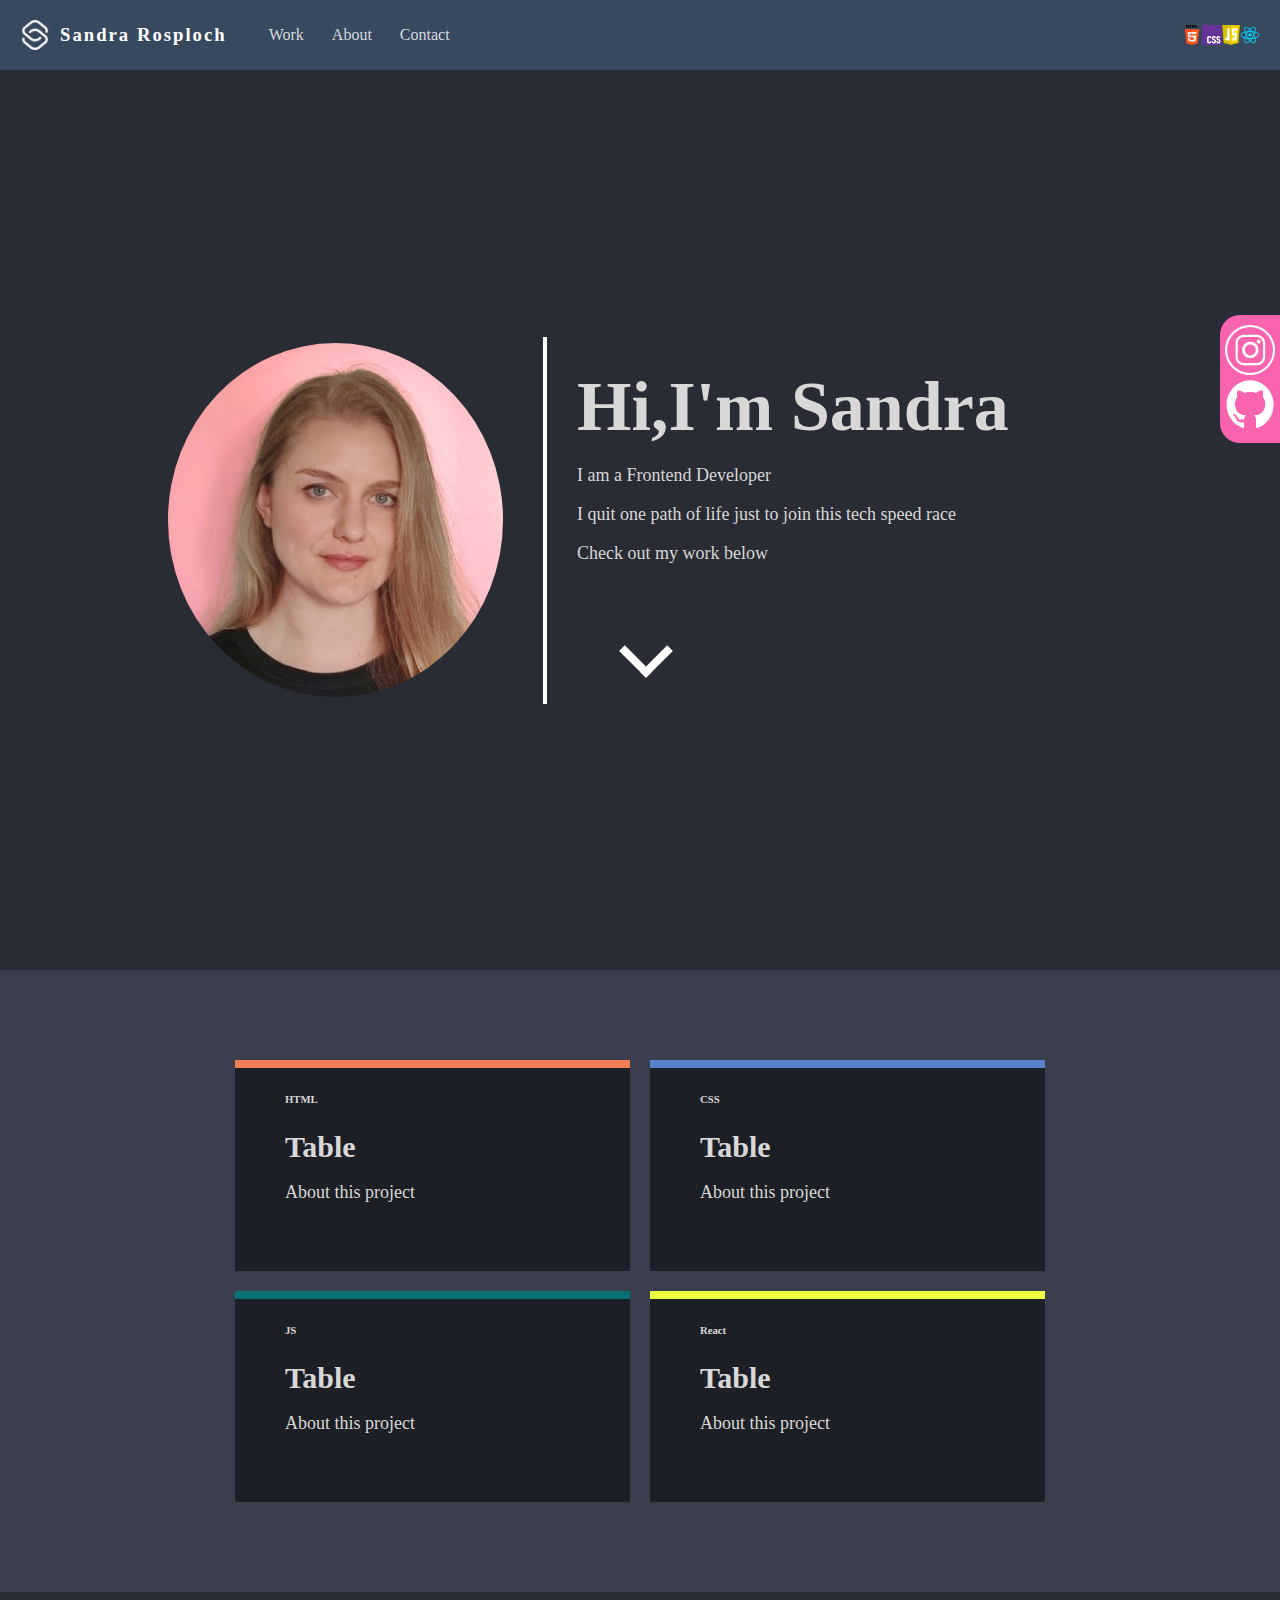
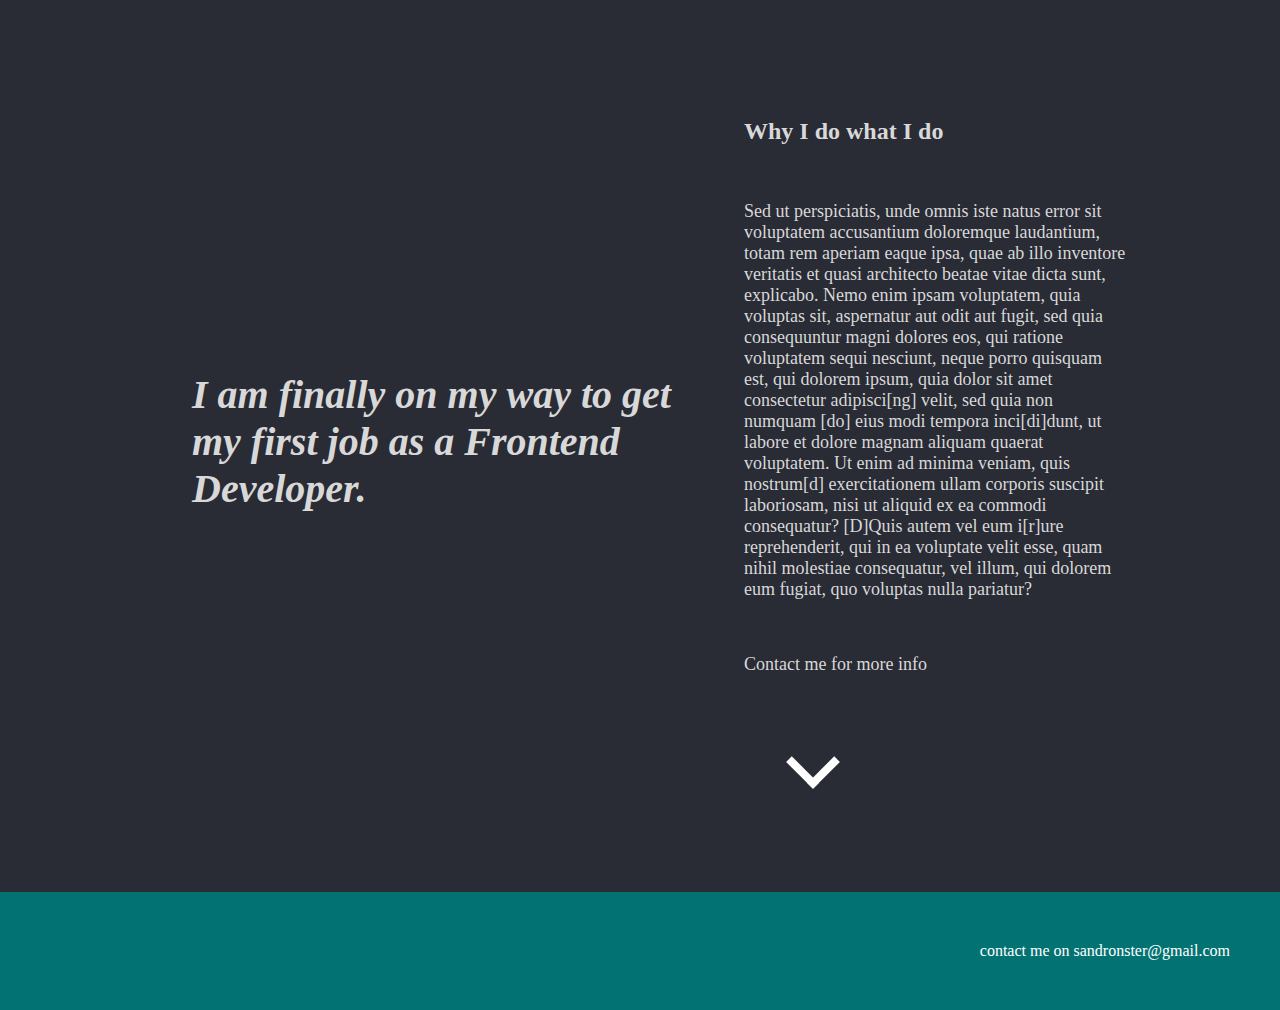
<file: index.html>
<!DOCTYPE html>
<html lang="en">
<head>
    <meta charset="UTF-8">
    <meta name="viewport" content="width=device-width, initial-scale=1.0">
    <title>My portflio</title>
    <link rel="stylesheet" href="css/global.css"/>
    <link rel="stylesheet" href="css/homepage.css"> 
    
</head>
<body>

    <nav>
         <div class="nav-container">
            <div class="menu-container">
                <img class="logo" src="images/OHDJ-navbar-logo.png" alt="navbar-logo"/>
                <button class="hamburger">☰</button>
                <h3>Sandra Rosploch</h3>
                <div class="nav-links">
                    <a href="#work" class="nav-link">Work</a>
                    <a href="pages/about-me.html" class="nav-link">About</a>
                    <a href="pages/contact.html" class="nav-link">Contact</a>
                </div>
            </div>
            <div class="tech-container">
                <img src="images/html-5.png" alt="html-logo"/>
                <img src="images/purple-css-logo.webp" alt="css-logo"/>
                <img src="images/js-logo.png" alt="js-logo"/>
                <img src="images/react.png" alt="react-logo"/>
            </div> 
         </div>  
         <div class="hamburger-list-container hidden">
            <a href="#work" class="nav-link">Work</a>
            <a href="pages/about-me.html" class="nav-link">About</a>
            <a href="pages/contact.html" class="nav-link">Contact</a>
         </div>     
        </nav>

        <div class="socials">
            <a href="https://www.instagram.com/sands.of.code/">
                <img src="images/pngfind.com-instagram-circle-png-903789.png" alt="Instagram"/>
            </a>
            
            <a href="https://github.com/SandraRosploch">
                <img src="images/github-logo.png" alt="Github"/>
            </a>
            
        </div>

        <section class="main-section">
            <img class="headshot"
            src="images/profilowe-rozowe.jpg"/>
            <div class="introduction">
                <h1>Hi,I'm Sandra</h1>
                <p> I am a Frontend Developer</p>
                <p>I quit one path of life just to join this tech speed race</p>
                <p>Check out my work below</p>
                <div class="bounce"><i class="arrow"></i></div>
            </div>
        </section>

        <section class="work-section" id="work">
            <div class="work-card-container">
                <div class="work-card html">
                    <h6>HTML</h6>
                    <a href=""><h3>Table</h3></a>
                    <p>About this project</p>
                </div>

                <div class="work-card css">
                    <h6>CSS</h6>
                    <a href=""><h3>Table</h3></a>
                    <p>About this project</p>
                </div>

                <div class="work-card js">
                    <h6>JS</h6>
                    <a href=""><h3>Table</h3></a>
                    <p>About this project</p>
                </div>

                <div class="work-card react">
                    <h6>React</h6>
                    <a href=""><h3>Table</h3></a>
                    <p>About this project</p>
                </div>

            </div>
        </section>

        <section class="about-section">
            <div class="quote-container">
                <h3 class="quote">I am finally on my way to get my first job as a Frontend Developer.
                </h3>
                
            </div>
            <div class="about-container">
                <h2>Why I do what I do</h2>
                <br/>
                <p>
                    Sed ut perspiciatis, unde omnis iste natus error sit voluptatem accusantium doloremque laudantium, totam rem aperiam eaque ipsa, quae ab illo inventore veritatis et quasi architecto beatae vitae dicta sunt, explicabo. Nemo enim ipsam voluptatem, quia voluptas sit, aspernatur aut odit aut fugit, sed quia consequuntur magni dolores eos, qui ratione voluptatem sequi nesciunt, neque porro quisquam est, qui dolorem ipsum, quia dolor sit amet consectetur adipisci[ng] velit, sed quia non numquam [do] eius modi tempora inci[di]dunt, ut labore et dolore magnam aliquam quaerat voluptatem. Ut enim ad minima veniam, quis nostrum[d] exercitationem ullam corporis suscipit laboriosam, nisi ut aliquid ex ea commodi consequatur? [D]Quis autem vel eum i[r]ure reprehenderit, qui in ea voluptate velit esse, quam nihil molestiae consequatur, vel illum, qui dolorem eum fugiat, quo voluptas nulla pariatur?

                </p>
                <br/>
                <p>Contact me for more info</p>
                <div class="bounce"><i class="arrow"></i></div>
            </div>
            
        </section>

        <footer>
            <a href="mailto:sandronster@gmail.com">contact me on sandronster@gmail.com</a>
        </footer>

    
    <script src="js/app.js"></script>
</body>
</html>
</file>
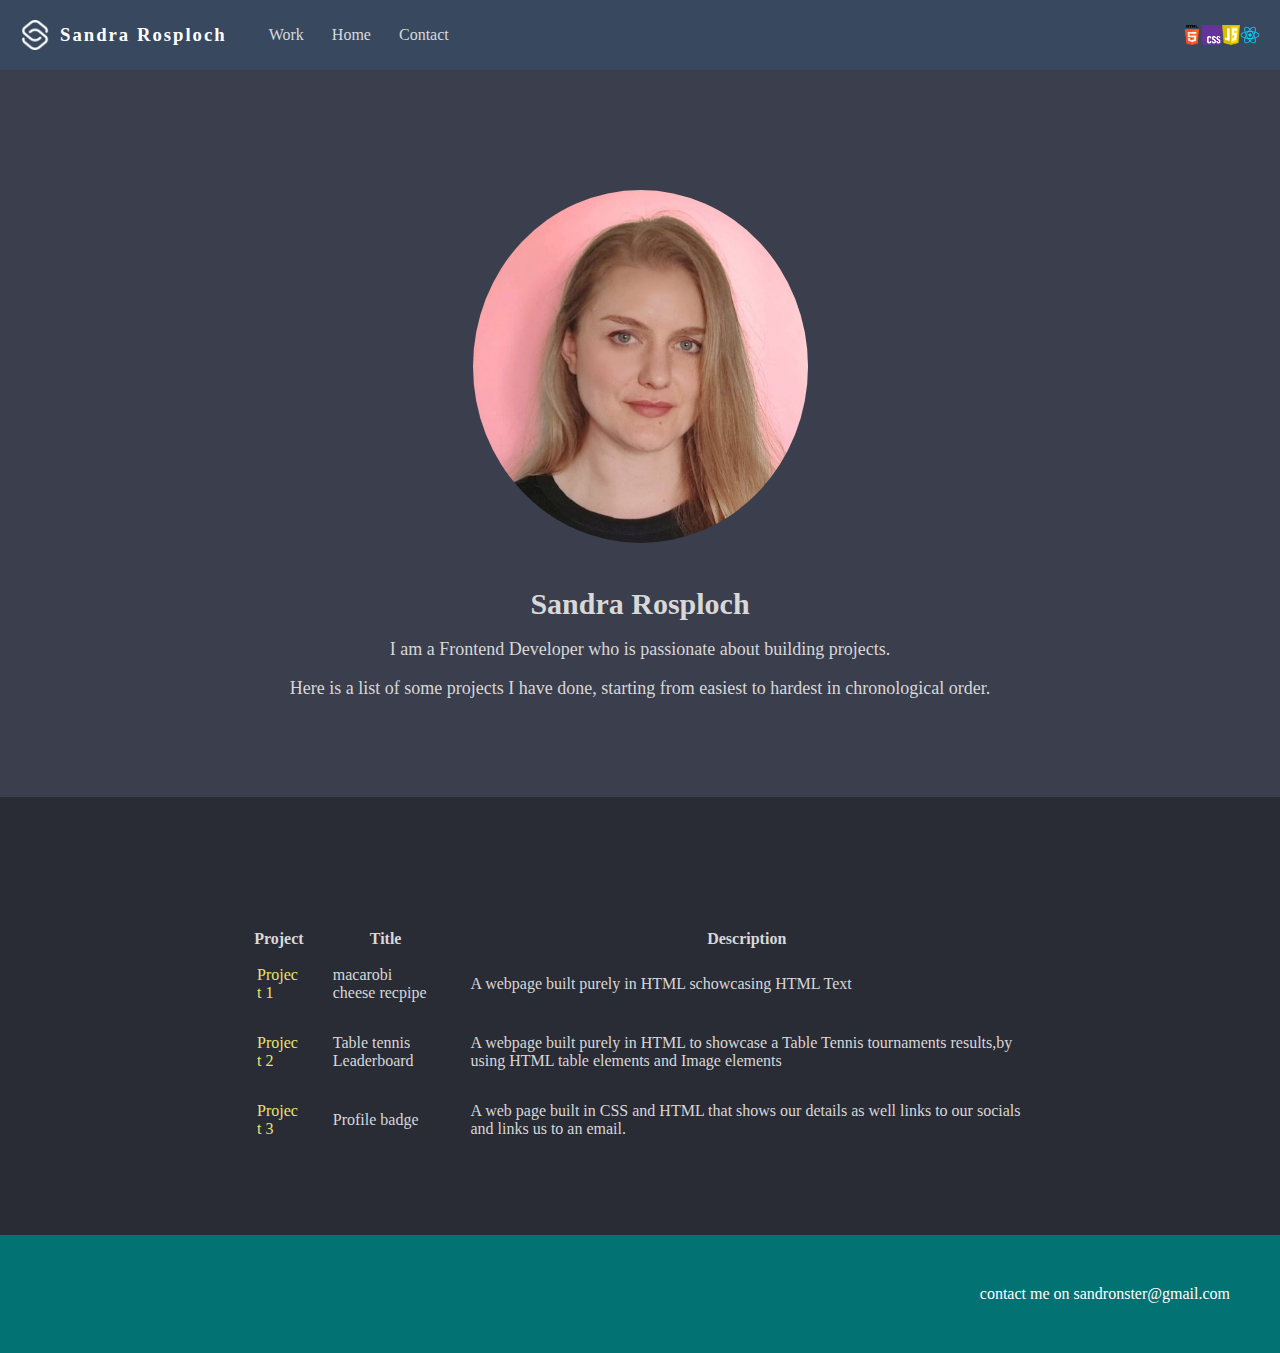
<file: pages/about-me.html>
<!DOCTYPE html>
<html lang="en">
  <head>
    <meta charset="UTF-8" />
    <meta name="viewport" content="width=device-width, initial-scale=1.0" />
    <link rel="stylesheet" href="../css/global.css" />
    <link rel="stylesheet" href="../css/aboutme.css" />
    
    <title>About-me</title>
  </head>
  <body>
    <nav>
      <div class="nav-container">
        <div class="menu-container">
          <img
            class="logo"
            src="../images/OHDJ-navbar-logo.png"
            alt="navbar-logo"
          />
          <button class="hamburger">☰</button>
          <h3>Sandra Rosploch</h3>
          <div class="nav-links">
            <a href="#work" class="nav-link">Work</a>
            <a href="../index.html" class="nav-link">Home</a>
            <a href="pages/contact.html" class="nav-link">Contact</a>
          </div>
        </div>
        <div class="tech-container">
          <img src="../images/html-5.png" alt="html-logo" />
          <img src="../images/purple-css-logo.webp" alt="css-logo" />
          <img src="../images/js-logo.png" alt="js-logo" />
          <img src="../images/react.png" alt="react-logo" />
        </div>
      </div>
      <div class="hamburger-list-container hidden">
        <a href="#work" class="nav-link">Work</a>
        <a href="../index.html" class="nav-link">Home</a>
        <a href="pages/contact.html" class="nav-link">Contact</a>
      </div>
    </nav>
    
    <section class="about-me">
        <img class="headshot-aboutme" src="../images/profilowe-rozowe.jpg" alt="Sand" />
        <h3>Sandra Rosploch</h3>
        <p>I am a Frontend Developer who is passionate about building projects. </p>
        <p>Here is a list of some projects I have done, starting from easiest to
            hardest in chronological order.</p>
    </section>

    <!-- Im blue dabu diba -->

    <section class="projects">
        
      <table>
        <thead>
          <tr>
            <th id="project">Project</th>
            <th id="title">Title</th>
            <th>Description</th>
          </tr>
        </thead>
        <tbody>
          <tr>
            <td><a href="">Project 1</a></td>
            <td>macarobi cheese recpipe</td>
            <td>A webpage built purely in HTML schowcasing HTML Text</td>
          </tr>
          <tr>
            <td><a href="">Project 2</a></td>
            <td>Table tennis Leaderboard</td>
            <td>
              A webpage built purely in HTML to showcase a Table Tennis
              tournaments results,by using HTML table elements and Image
              elements
            </td>
          </tr>
          <tr>
            <td><a href="">Project 3</a></td>
            <td>Profile badge</td>
            <td>
              A web page built in CSS and HTML that shows our details as well
              links to our socials and links us to an email.
            </td>
          </tr>
        </tbody>
      </table>
    </section>
    <footer>
      <a href="mailto:sandronster@gmail.com"
        >contact me on sandronster@gmail.com</a >
    </footer>

    <script src="../js/app.js"></script>
  </body>
</html>
</file>
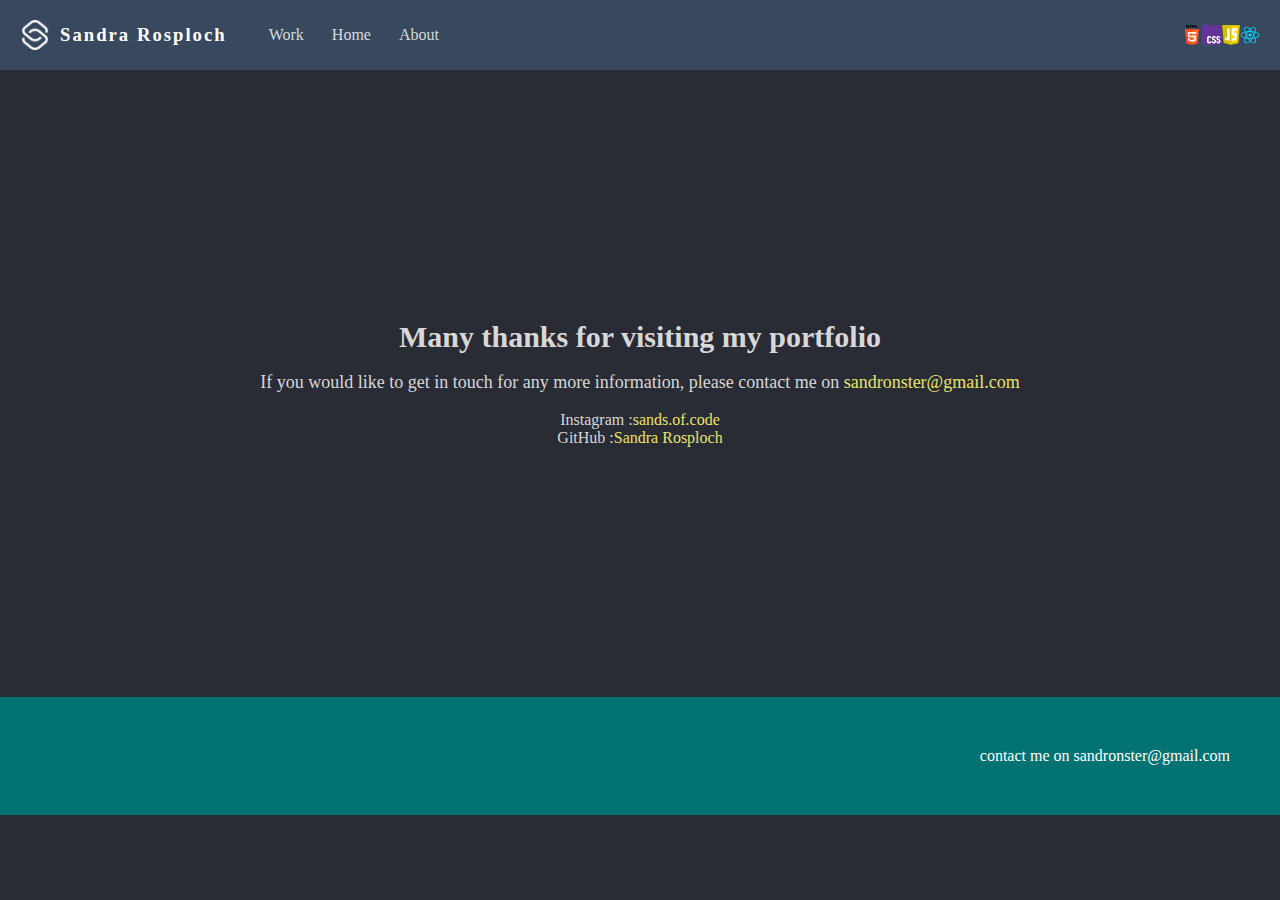
<file: pages/contact.html>
<!DOCTYPE html>
<html lang="en">
<head>
    <meta charset="UTF-8">
    <meta name="viewport" content="width=device-width, initial-scale=1.0">
    <title>Contact</title>
    <link rel="stylesheet" href="../css/global.css" />
    <link rel="stylesheet" href="../css/contact.css" />
</head>
<body>
    <nav>
        <div class="nav-container">
          <div class="menu-container">
            <img
              class="logo"
              src="../images/OHDJ-navbar-logo.png"
              alt="navbar-logo"
            />
            <button class="hamburger">☰</button>
            <h3>Sandra Rosploch</h3>
            <div class="nav-links">
              <a href="#work" class="nav-link">Work</a>
              <a href="../index.html" class="nav-link">Home</a>
              <a href="pages/about-me.html" class="nav-link">About</a>
            </div>
          </div>
          <div class="tech-container">
            <img src="../images/html-5.png" alt="html-logo" />
            <img src="../images/purple-css-logo.webp" alt="css-logo" />
            <img src="../images/js-logo.png" alt="js-logo" />
            <img src="../images/react.png" alt="react-logo" />
          </div>
        </div>
        <div class="hamburger-list-container hidden">
          <a href="#work" class="nav-link">Work</a>
          <a href="../index.html" class="nav-link">Home</a>
          <a href="pages/about-me.html" class="nav-link">About</a>
        </div>
      </nav>
      
      <section class="contact-section">
        <h3>Many thanks for visiting my portfolio</h3>
        <p>If you would like to get in touch for any more information, please
            contact me on 
          <a href="mailto:sandronster@gmail.com" target="_blank" rel="noopener noreferrer">sandronster@gmail.com</a>
        </p>
          <ul>
            <li>Instagram :<a href="https://www.instagram.com/sands.of.code/" target="_blank" rel="noopener noreferrer">sands.of.code</a></li>
            <li>GitHub :<a href="https://github.com/SandraRosploch" target="_blank" rel="noopener noreferrer">Sandra Rosploch</a></li>
          </ul>
       

      </section>

      <footer>
        <a href="mailto:sandronster@gmail.com"
          >contact me on sandronster@gmail.com</a>
      </footer>

      <script src="../js/app.js"></script>
</body>
</html>
</file>
<file: css/global.css>
html {
    scroll-behavior: smooth;
}

body {
    margin: 0;
    padding: 0;
    background-color: rgb(41,43,53);
    font-family: Lato,Times, serif ;
}

nav{
    background-color: rgb(55,72,95);
}

.tech-container img {
    height:20px;

}

nav .nav-container {
    display: flex;
    justify-content: space-between;
}

nav h3 {
    color:rgb(255,255,255);
    letter-spacing: 2px;
    margin: 0 30px 0 0;
}

nav .logo {
    height:30px;
    margin-right: 10px;
}

nav .menu-container, .tech-container {
    display: flex;
    align-items: center;
    padding:20px

}

nav .nav-link {
    color:rgb(216,218,221);
    text-decoration: none;
    padding:8px 12px;
    border-radius: 6px;

}
.nav-link:hover {
    background-color: rgb(57,67,83);
}

nav .hamburger {
    display: none; 
}

nav .hamburger-list-container .nav-link {
    display: block;
}

.hidden {
    display: none !important ;
}

.hamburger-list-container {
    display: none;
}

@media (max-width:1000px) {
    h3{
        display:none;
    }
}
@media (max-width:600px) {
    nav .hamburger {
        display: block;
        background-color: transparent;
        border:none;
        color:rgb(255,255,255);
        font-size: 20px;
    }
    .menu-container .nav-links {
        display: none;
     }

     .hamburger-list-container {
        display:block; 
     }
}


section {
    color:rgb(216,216,216);
}

section a {
    text-decoration: none;
    color:rgb(216,216,216);
}

section h3 {
    font-size: 30px;
    margin:0;
    text-decoration: none;
}

h1 {
    font-size:70px ;
    margin:0;
}

p {
    font-size: 18px;
}


footer {
    background-color: rgb(3, 114,114);
    display: flex;
    justify-content: flex-end;
    padding: 50px;
}

footer a {
    text-decoration: none;
    color:rgb(255,255,255);
}
</file>
<file: css/homepage.css>
.socials {
    position:fixed;
    top:35%;
    right:0;
    background-color:rgb(250,100,175) ;
    width:50px;
    padding:10px 5px;
    border-radius: 20px 0 0 20px;
}

.socials img {
    width:100%;
}
@media (max-width:600px) {
    .socials {
        display:none;

    }
}

.main-section {
    height: 100vh;
    display:flex;
    align-items:center ;

}

.introduction {
    width:40vw;
    padding:30px; 
    border-left: 4px solid rgb(255,255,255);
}

.headshot {
    width:335px;
    border-radius: 50%;
    padding:40px;
    margin-left:10vw;
}

@media screen and (max-width:1000px) {
    .main-section {
        display: flex;
        flex-wrap: wrap;
        justify-content: center;
        height:auto;
    }
    .introduction {
        width:90vw;
        border-left:none;
        text-align: center;  
    }
    .headshot {
        margin-left:0;
        padding:40px 0;
    }
}

.arrow {
    border:solid rgb(255,255,255);
    border-width:0 8px 8px 0;
    padding: 15px;
    display: inline-block;
    transform: rotate(45deg);

}

.bounce {
    padding:50px 0 0 50px;
    animation: bounce 2s infinite;
}

@keyframes bounce {
    0%,
    20%,
    50%,
    80%,
    100% {
        transform: translateY(0);
    }
    40% {
       transform: translateY(-30px); 
    }
    60% {
        transform: translateY(-15px);
    }
}

.work-section {
    background-color: rgb(59,62,77);
    padding:80px 50px;

}

.work-card-container {
    display: flex;
    flex-wrap: wrap;
    justify-content: center;
}

.work-card {
    width:25%;
    background-color: rgb(29,31,38);
    margin: 10px;
    padding:0 50px 50px 50px;
}

.html {
    border-top:solid 8px rgb(242, 128, 87);
}

.css {
    border-top: solid 8px rgb(88,130,203) ;
}

.js {
    border-top: solid 8px rgb(3,114,114) ;
}

.react {
    border-top: solid 8px rgb(239,255,66) ;
}

@media screen and (max-width:1000px) {
    .work-card {
        width:100%;
    }
    .bounce {
        padding:50px 0 0 0;
    }
}

.about-section {
    display:flex;
    justify-content: center;
    align-items: center;
    min-height: 100vh;
}


    
    .quote-container{
        width:40%;
        padding:40px;
    }

.about-container {
   width:30%;
   padding: 80px 0;

}

@media screen and (max-width:1000px) {
    .about-section {
        display: flex;
        flex-direction: column;
    }
    .about-container, .quote-container {
        padding:100px 0;
        width:80%;
    }
}

.quote {
    font-size: 40px;
    font-style: italic;
}
</file>
<file: css/aboutme.css>
.about-me {
    background-color: rgb(59,62,77);
    text-align: center;
    padding: 80px ;
}

.projects {
    padding: 80px 40px;
    display: flex;
    flex-direction:column ;
    align-items: center;
}

table {
    max-width: 800px;
    margin-top: 50px;
}

table td {
    padding:15px;
    word-break: break-word;

}

table #project, table #title{
    min-width: auto;
}

 

@media (max-width:600px ) {
    table #project {
        min-width: 0;
    }

    table #title {
        min-width: 0;
    }
}

section a {
    
    color:rgb(233,227,110);
}

.headshot-aboutme {
    width:335px;
    border-radius: 50%;
    padding:40px
}

@media screen and (max-width:1000px) {

     .about-me {
        padding:10px;
     }

    .headshot-aboutme {
        padding:40px 0;
    }
}
</file>
<file: css/contact.css>
.contact-section {
    text-align: center;
    padding:250px;
}

.contact-section ul {
    list-style-type: none;
    margin:0 ;
    padding: 0;
}

section a {
    color: rgb(233,227,110);
}

@media screen and (max-width:1000px) {
    .contact-section {
        padding:250px 100px;
    }
}

@media screen and (max-width:600px) {
    .contact-section {
        padding:250px 50px;
    }
}
</file>
